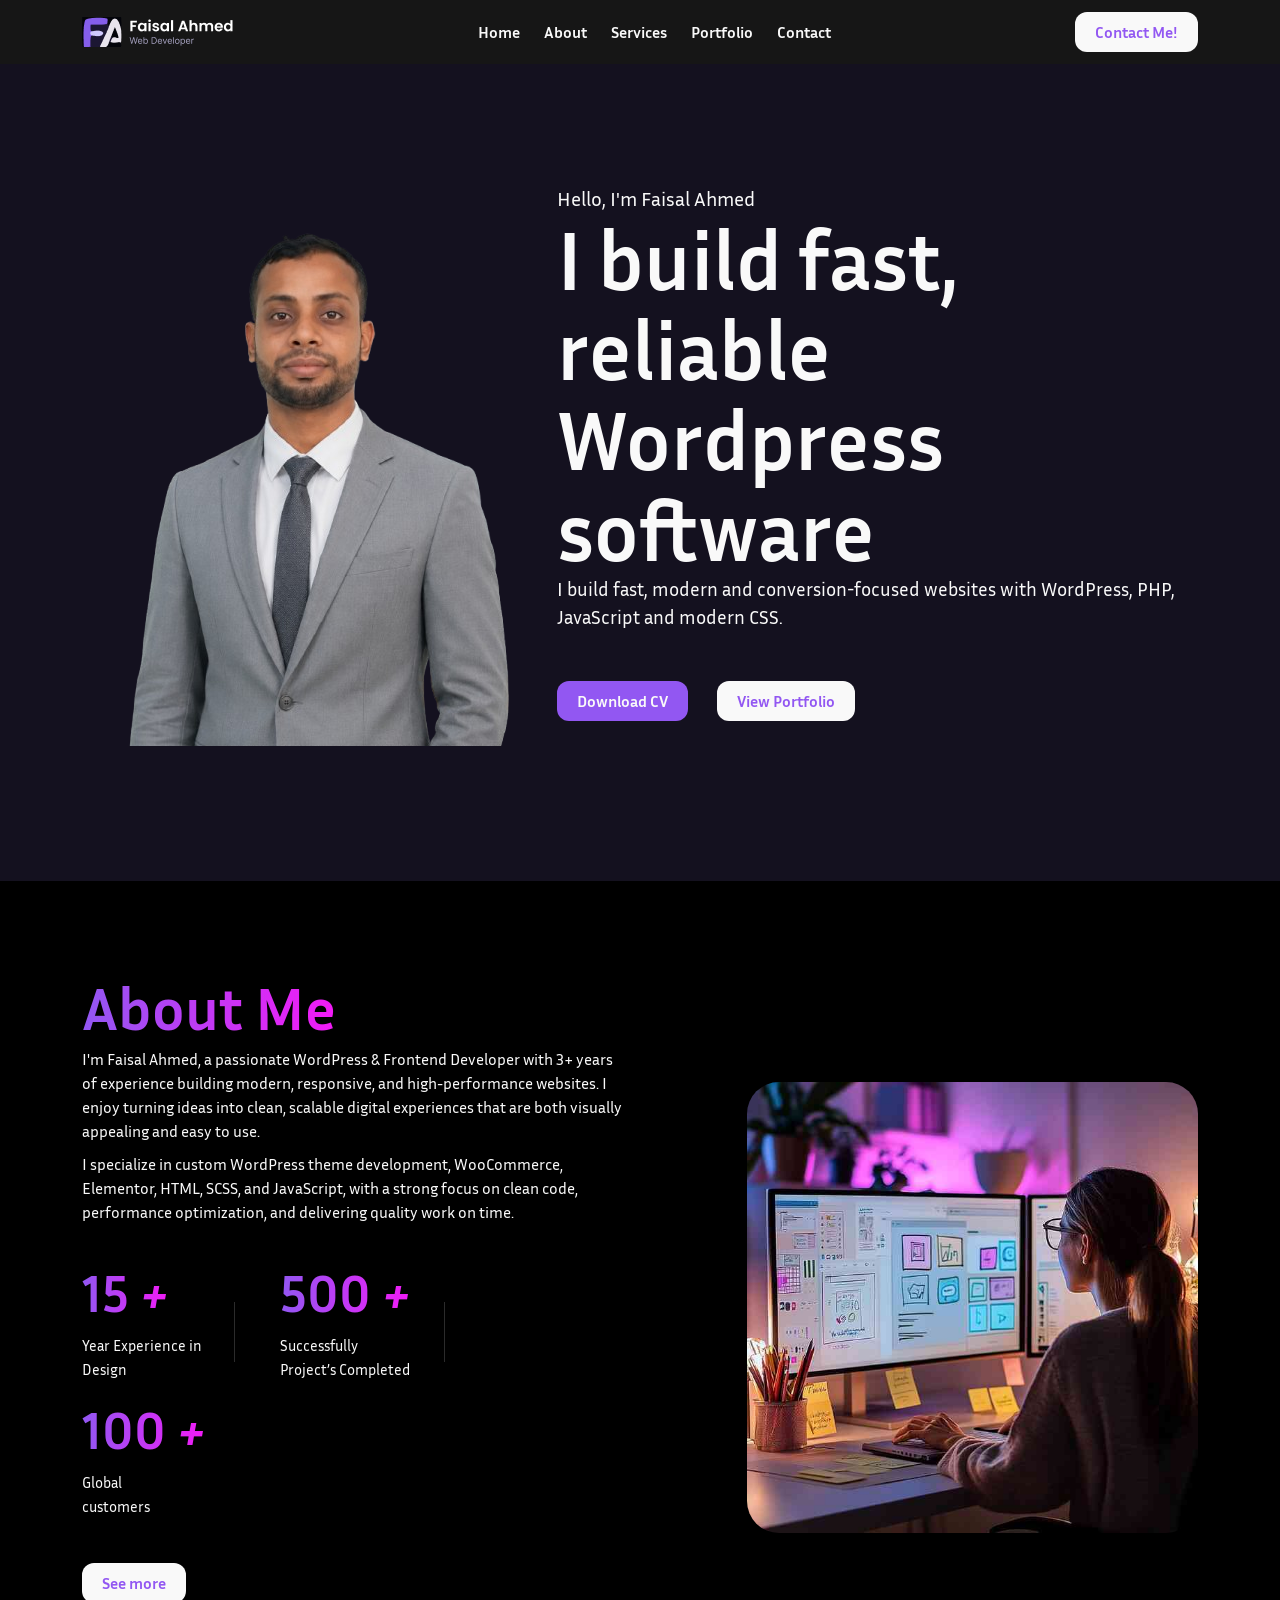
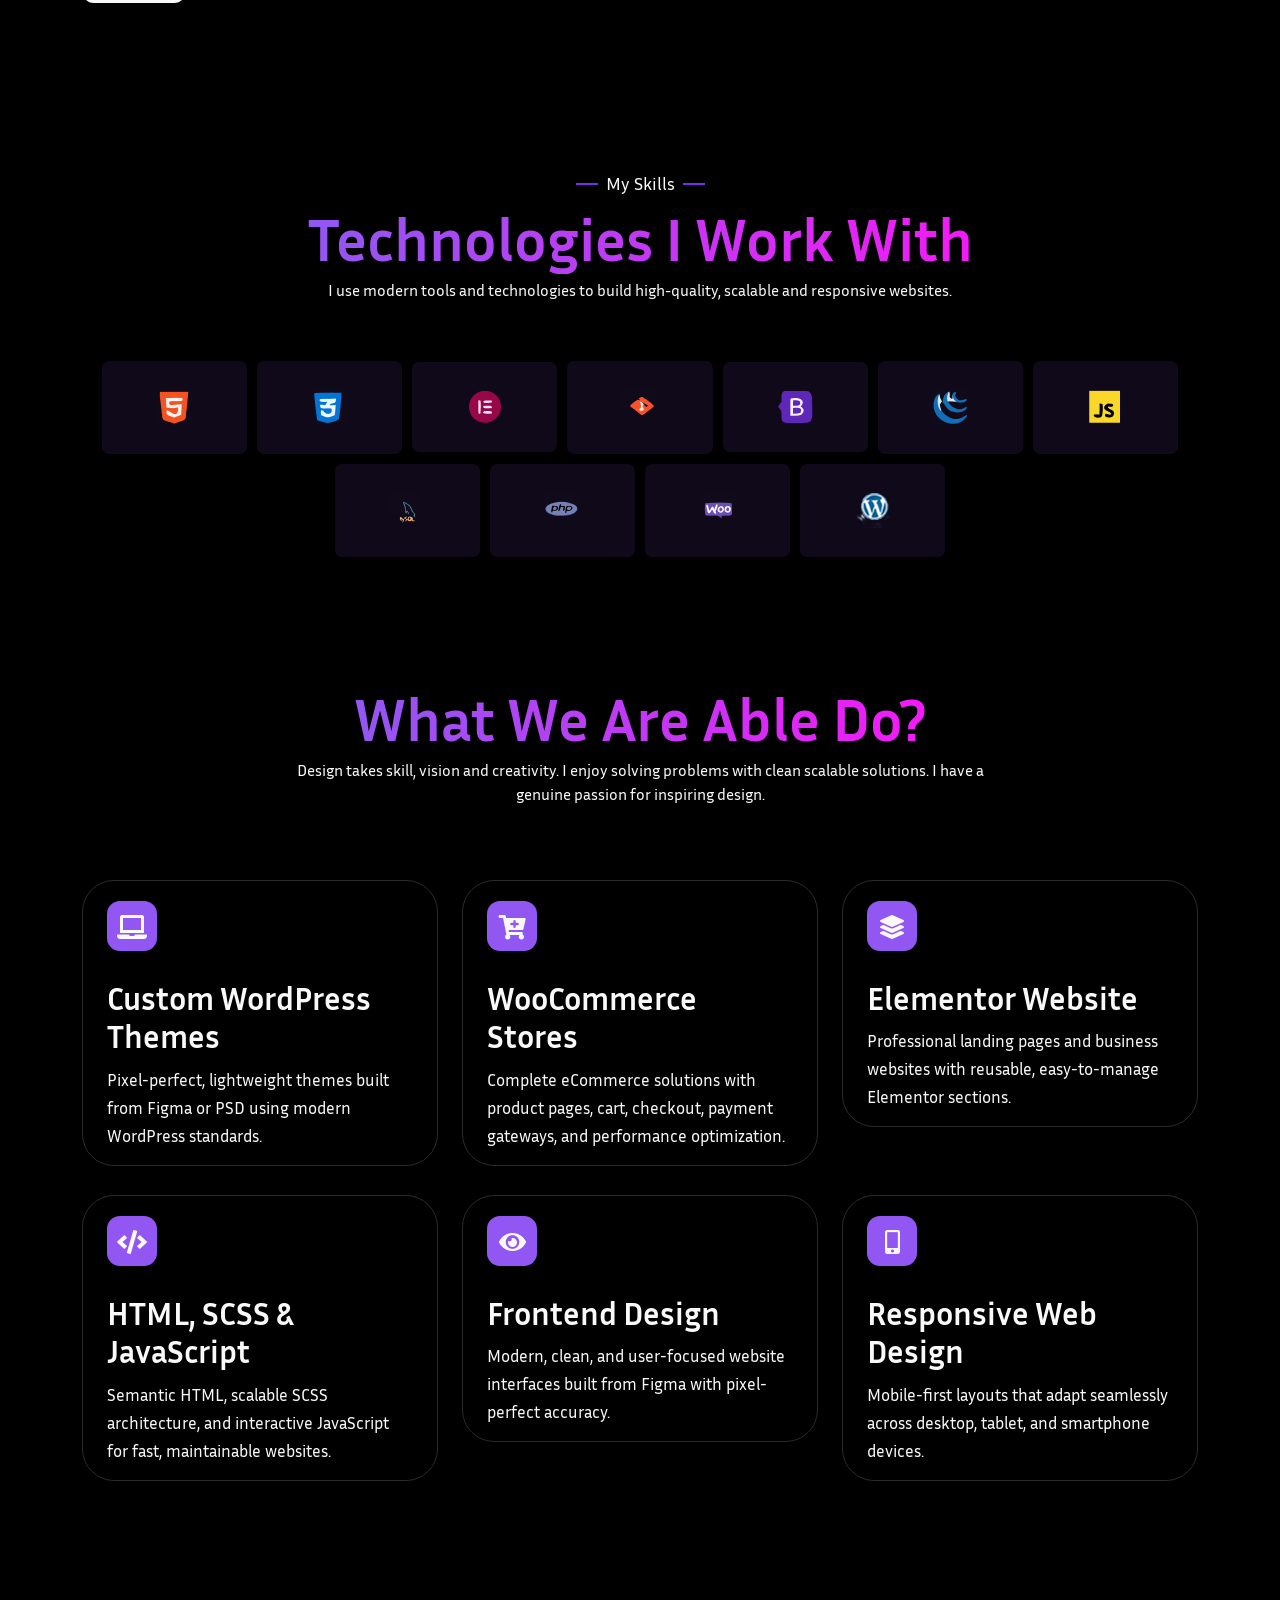
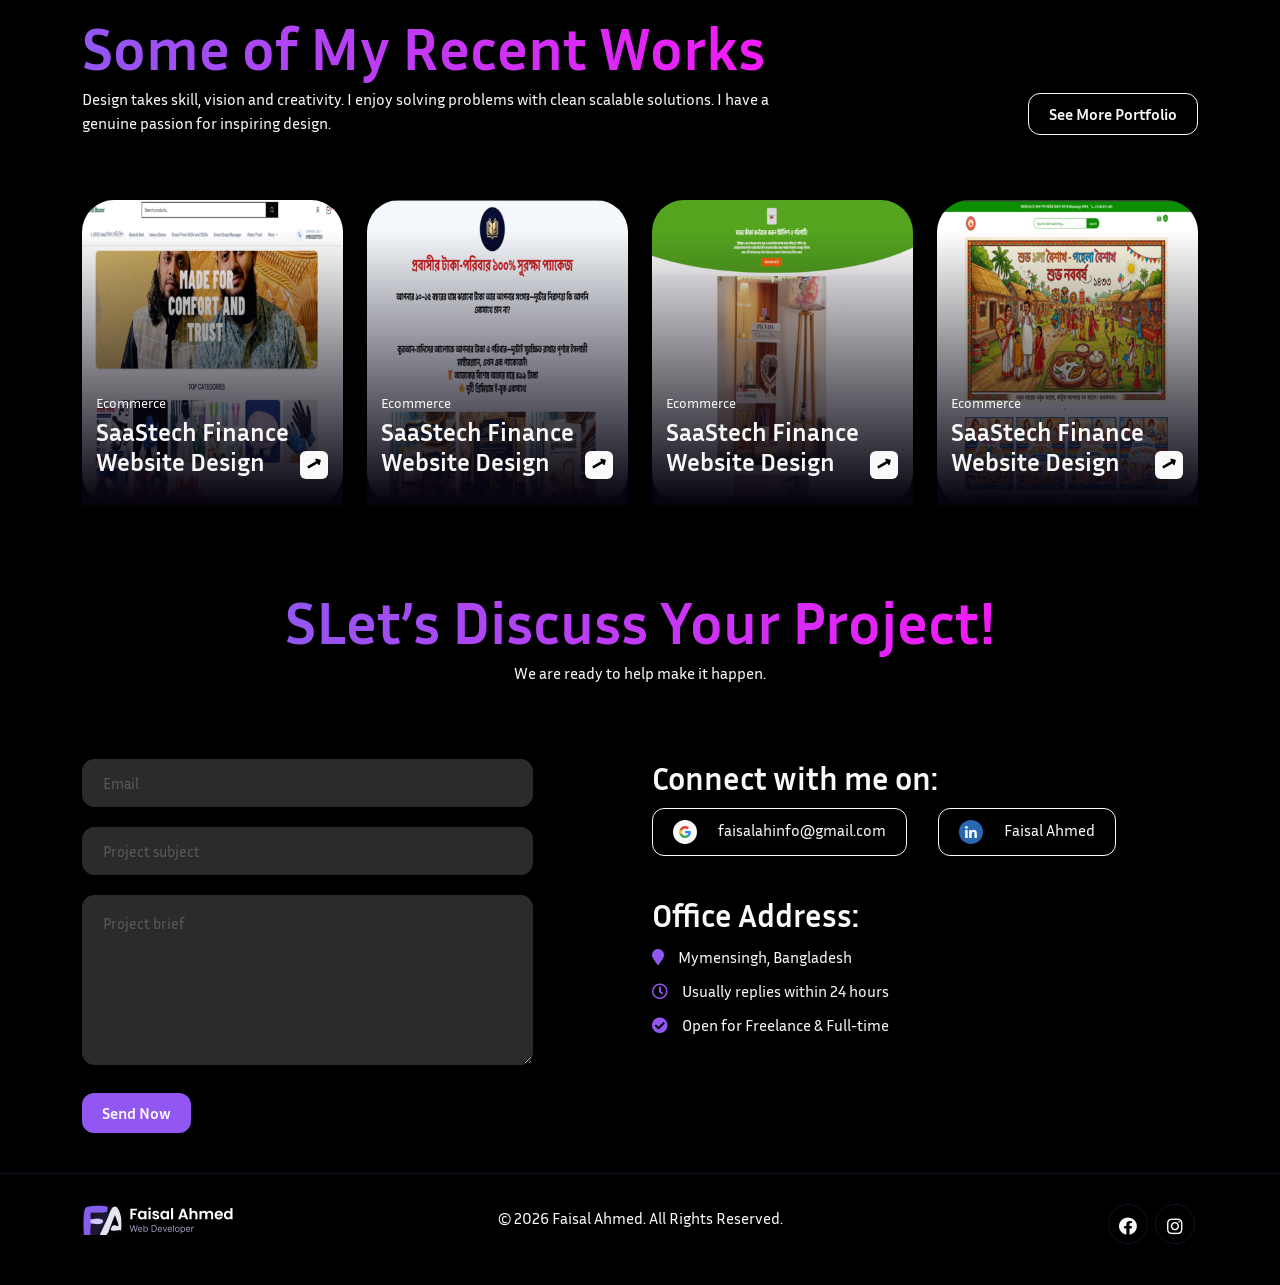
<file: index.html>
<!DOCTYPE html>
<html lang="en">

    <head>
        <meta charset="UTF-8">
        <meta name="viewport" content="width=device-width, initial-scale=1.0">
        <title>Faisal Ahmed</title>
        <link rel="stylesheet" href="assets/css/all.min.css">
        <link rel="stylesheet" href="assets/css/bootstrap.min.css">
        <link rel="stylesheet" href="assets/css/swiper-bundle.min.css">
        <link rel="stylesheet" href="assets/css/animate.min.css">
        <link rel="stylesheet" href="assets/css/style.css">
    </head>

    <body>
        <header class="wxheader-area">
            <div class="container">
                <div class="wxheader-wrapper d-flex align-items-center justify-content-between">
                    <div class="wxheader-logo navbar-brand">
                        <a href="#"><img src="./assets/img/logo/Container.png" alt="Logo"></a>
                    </div>
                    <nav class="wxheader-nav d-none d-xl-block">
                        <ul>
                            <li><a href="index.html">Home</a> </li>
                            <li><a href="#about">About</a></li>
                            <li><a href="#services">Services</a> </li>
                            <li><a href="#portfolio">Portfolio</a> </li>
                            <li><a href="#contact">Contact</a></li>
                        </ul>
                    </nav>
                    <div class="wxheader-btn d-flex align-items-center">
                        <a href="#contact" class="wx-btn header__btn br-12 d-md-block d-none">Contact Me!</a>
                        <button class="wxheader-toggle d-xl-none">
                            <i class="fas fa-bars"></i>
                        </button>
                    </div>
                </div>
            </div>
        </header>
        <!-- offcanvas menu start -->
        <div class="wxoffcanvas-menu">
            <div class="wxoffcanvas-wrapper">
                <div class="wxoffcanvas-header d-flex justify-content-between mb-40">
                    <div class="wxoffcanvas-logo">
                        <a href="#">
                            <img src="./assets/img/logo/faisal-black.png" alt="">
                        </a>
                    </div>
                    <div class="wxoffcanvas-close">
                        <button class="wxoffcanvas-close__button">
                            <i class="fas fa-times"></i>
                        </button>
                    </div>
                </div>
                <div class="wxoffcanvas-menu mb-45">
                    <nav> </nav>
                </div>
                <div class="wxoffcanvas-office mt-30">
                    <h4 class="wxcontact-box__title wxcontact-box__title-black mb-15">Office Address:</h4>
                    <div class="wxcontact-office-item wxoffcanvas-office-item d-flex">
                        <i class="fas fa-map-marker"></i>
                        <p>Mymensingh, Bangladesh</p>
                    </div>
                    <div class="wxcontact-office-item wxoffcanvas-office-item d-flex">
                        <i class="far fa-clock"></i>
                        <p>Usually replies within 24 hours</p>
                    </div>
                    <div class="wxcontact-office-item wxoffcanvas-office-item d-flex">
                        <i class="fas fa-check-circle"></i>
                        <p>Open for Freelance &amp; Full-time</p>
                    </div>
                </div>
                <div class="wxoffcanvas-social">
                    <a href="https://wa.me/chatwithfaisalahmed"><i class="fab fa-whatsapp"></i></a>
                    <a href="https://www.facebook.com/faisalahmed38"><i class="fab fa-facebook"></i></a>
                    <a href="https://www.instagram.com/faisal_ahmed60"><i class="fab fa-instagram"></i></a>
                </div>
            </div>
            <div class="wxoffcanvas-overly"></div>
        </div>
        <!-- offcanvas menu end -->
        <!-- hero start -->
        <section class="wxhero-area p-relative">
            <div class="container">
                <div class="row align-items-center">
                    <div class="col-md-5 col-xl-5">
                        <div class="wxhero-img mb-30 wow wx-fade-up" data-wow-delay="0.7s">
                            <img src="./assets/img/hero/faisal-ahmed.png" alt="faisal ahmed">
                        </div>
                    </div>
                    <div class="col-md-7 col-xl-7">
                        <div class="wxhero-content mb-30 wow wx-fade-up" data-wow-delay="0.5s">
                            <div class="wxhero-top mb-50">
                                <span class="wxhero-subtitle">Hello, I'm Faisal Ahmed</span>
                                <h1 class="wxhero-title">I build fast, reliable Wordpress software</h1>
                                <p>I build fast, modern and conversion-focused websites with
                                    WordPress, PHP, JavaScript and modern CSS.</p>
                            </div>
                            <div class="wxhero-button">
                                <a href="https://drive.google.com/file/d/1DEEMzi0B49l9AQ2lhwGUhP1RDGOwFjMw/view?usp=sharing"
                                    class="wx-btn wxhero-btn wx-btn-purple br-12 mb-10" download>Download CV</a>
                                <a href="portfolio.html" class="wx-btn wxhero-btn br-12 mb-10">View Portfolio</a>
                            </div>
                        </div>
                    </div>
                </div>
            </div>
        </section>
        <!-- hero end -->
        <!-- about start -->
        <section id="about" class="wxabout-area pt-90 pb-40 bg-black">
            <div class="container">
                <div class="row align-items-center">
                    <div class="col-12 col-xl-6">
                        <div class="wx-section-info wow wx-fade-left" data-wow-delay="0.2s">
                            <h2 class="wx-section-title">About Me</h2>
                            <p>I'm Faisal Ahmed, a passionate WordPress & Frontend Developer with 3+ years of experience
                                building modern, responsive, and high-performance websites. I enjoy turning ideas into
                                clean, scalable digital experiences that are both visually appealing and easy to use.
                            </p>
                            <p>
                                I specialize in custom WordPress theme development, WooCommerce, Elementor, HTML, SCSS,
                                and JavaScript, with a strong focus on clean code, performance optimization, and
                                delivering quality work on time.</p>
                        </div>
                        <div class="wxabout-fact-box mt-55 d-flex flex-wrap wow wx-fade-left" data-wow-delay="0.3s">
                            <div class="wxabout-fact-item p-relative mb-20 mr-45">
                                <span class="wxabout-fact__number">
                                    15 <em>+</em>
                                </span>
                                <p>Year Experience in <br> Design</p>
                            </div>
                            <div class="wxabout-fact-item p-relative mb-20  mr-45">
                                <span class="wxabout-fact__number">
                                    500 <em>+</em>
                                </span>
                                <p>Successfully <br> Project’s Completed</p>
                            </div>
                            <div class="wxabout-fact-item p-relative mb-20 ">
                                <span class="wxabout-fact__number">
                                    100 <em>+</em>
                                </span>
                                <p>Global <br> customers</p>
                            </div>
                        </div>
                        <div class="wxabout-btn mt-10 mb-30 wow wx-fade-left" data-wow-delay="0.4s">
                            <a href="#" class="wx-btn wxhero-btn br-12 mb-10">See more</a>
                        </div>
                    </div>
                    <div class="col-12 col-xl-5 offset-xl-1">
                        <div class="wxabout-img wow wx-fade-right" data-wow-delay="0.2s">
                            <img src="./assets/img/image/about.jpg" alt="">
                        </div>
                    </div>
                </div>
            </div>
        </section>
        <!-- about end -->
        <!-- skill area start -->
        <section class="wxskills-area bg-black pt-90 pb-90">
            <div class="container">
                <div class="row">
                    <div class="wx-section-info text-center">
                        <span
                            class="wx-section-subtitle d-flex justify-content-center align-items-center gap-2"><i></i>My
                            Skills <i></i></span>
                        <h2 class="wx-section-title">Technologies I Work With</h2>
                        <p>I use modern tools and technologies to build high-quality, scalable and responsive websites.
                        </p>
                    </div>
                </div>
                <div class="skills-wrapper mt-50">
                    <div class="skills-wrapper-box">
                        <img src="assets/img/skills/html.png" alt="">
                    </div>
                    <div class="skills-wrapper-box">
                        <img src="assets/img/skills/css.png" alt="">
                    </div>
                    <div class="skills-wrapper-box">
                        <img src="assets/img/skills/elementor.png" alt="">
                    </div>
                    <div class="skills-wrapper-box">
                        <img src="assets/img/skills/git.png" alt="">
                    </div>
                    <div class="skills-wrapper-box">
                        <img src="assets/img/skills/bootstrap.png" alt="">
                    </div>
                    <div class="skills-wrapper-box">
                        <img src="assets/img/skills/jquery.png" alt="">
                    </div>
                    <div class="skills-wrapper-box">
                        <img src="assets/img/skills/js.png" alt="">
                    </div>
                    <div class="skills-wrapper-box">
                        <img src="assets/img/skills/mysql.png" alt="">
                    </div>
                    <div class="skills-wrapper-box">
                        <img src="assets/img/skills/php.png" alt="">
                    </div>
                    <div class="skills-wrapper-box">
                        <img src="assets/img/skills/woo.png" alt="">
                    </div>
                    <div class="skills-wrapper-box">
                        <img src="assets/img/skills/wp.png" alt="">
                    </div>
                </div>
            </div>
        </section>
        <!-- skill area end -->
        <!-- services section start -->
        <section id="services" class="wxservices-area bg-black pt-35 pb-50">
            <div class="container">
                <div class="row">
                    <div class="wx-section-info text-center">
                        <h2 class="wx-section-title">What We Are Able Do?</h2>
                        <p>Design takes skill, vision and creativity. I enjoy solving problems with clean scalable
                            solutions. I have a <br> genuine passion for inspiring design.</p>
                    </div>
                </div>
                <div class="row mt-65">
                    <div class="col-sm-6 col-md-6 col-xl-4">
                        <div class="wxservices-card br-32 mb-30 wow wx-fade-up" data-wow-delay="0.2s">
                            <div class="wxservices-img">
                                <i class="fas fa-laptop"></i>
                            </div>
                            <h3 class="wxservices-title">Custom WordPress Themes</h3>
                            <p>
                                Pixel-perfect, lightweight themes built from Figma or PSD using modern WordPress
                                standards.
                            </p>
                            <p></p>
                        </div>
                    </div>
                    <div class="col-sm-6 col-md-6 col-xl-4">
                        <div class="wxservices-card br-32 mb-30 wow wx-fade-up" data-wow-delay="0.3s">
                            <div class="wxservices-img">
                                <i class="fas fa-cart-plus"></i>
                            </div>
                            <h3 class="wxservices-title">WooCommerce Stores</h3>
                            <p>
                                Complete eCommerce solutions with product pages, cart, checkout, payment gateways, and
                                performance optimization.
                            </p>
                        </div>
                    </div>
                    <div class="col-sm-6 col-md-6 col-xl-4">
                        <div class="wxservices-card br-32 mb-30 wow wx-fade-up" data-wow-delay="0.4s">
                            <div class="wxservices-img">
                                <i class="fas fa-layer-group"></i>
                            </div>
                            <h3 class="wxservices-title">Elementor Website </h3>
                            <p>
                                Professional landing pages and business websites with reusable, easy-to-manage Elementor
                                sections.
                            </p>
                        </div>
                    </div>
                    <div class="col-sm-6 col-md-6 col-xl-4">
                        <div class="wxservices-card br-32 mb-30 wow wx-fade-up" data-wow-delay="0.5s">
                            <div class="wxservices-img">
                                <i class="fas fa-code"></i>
                            </div>
                            <h3 class="wxservices-title">HTML, SCSS & JavaScript</h3>
                            <p>
                                Semantic HTML, scalable SCSS architecture, and interactive JavaScript for fast,
                                maintainable websites.
                            </p>
                        </div>
                    </div>
                    <div class="col-sm-6 col-md-6 col-xl-4">
                        <div class="wxservices-card br-32 mb-30 wow wx-fade-up" data-wow-delay="0.6s">
                            <div class="wxservices-img">
                                <i class="fas fa-eye"></i>
                            </div>
                            <h3 class="wxservices-title">Frontend Design</h3>
                            <p>
                                Modern, clean, and user-focused website interfaces built from Figma with pixel-perfect
                                accuracy.
                            </p>
                        </div>
                    </div>
                    <div class="col-sm-6 col-md-6 col-xl-4">
                        <div class="wxservices-card br-32 mb-30 wow wx-fade-up" data-wow-delay="0.7s">
                            <div class="wxservices-img">
                                <i class="fas fa-mobile-alt"></i>
                            </div>
                            <h3 class="wxservices-title">Responsive Web Design</h3>
                            <p>
                                Mobile-first layouts that adapt seamlessly across desktop, tablet, and smartphone
                                devices.
                            </p>
                        </div>
                    </div>
                </div>
            </div>
        </section>
        <!-- services section end -->
        <!-- recent project  -->
        <section id="portfolio" class="wxproject-area bg-black pt-50 pb-40">
            <div class="container">
                <div class="row align-items-end">
                    <div class="col-md-8 col-xl-8">
                        <div class="wx-section-info mb-20">
                            <h2 class="wx-section-title">Some of My Recent Works</h2>
                            <p>Design takes skill, vision and creativity. I enjoy solving problems with clean scalable
                                solutions. I have a <br> genuine passion for inspiring design.</p>
                        </div>
                    </div>
                    <div class="col-md-4 col-xl-4">
                        <div class="wxproject-btn text-xl-end mb-20">
                            <a href="portfolio.html" class="wx-btn wx-btn-transparent br-12">See More Portfolio</a>
                        </div>
                    </div>
                </div>
                <div class="row mt-45">
                    <div class="col-md-6 col-xl-3">
                        <div class="wxproject-card br-32 p-relative">
                            <div class="wxproject-img p-relative">
                                <img src="./assets/img/project/p-1.png" alt="">
                            </div>
                            <div class="wxproject-content p-absolute">
                                <span>Ecommerce</span>
                                <h3 class="wxproject-title">SaaStech Finance Website Design</h3>
                            </div>
                            <div class="wxproject-icon p-absolute">
                                <a href="https://dbbazar.com/">
                                    <i class="fas fa-long-arrow-alt-right"></i>
                                </a>
                            </div>
                        </div>
                    </div>
                    <div class="col-md-6 col-xl-3">
                        <div class="wxproject-card br-32 p-relative">
                            <div class="wxproject-img p-relative">
                                <img src="./assets/img/project/p-2.png" alt="">
                            </div>
                            <div class="wxproject-content p-absolute">
                                <span>Ecommerce</span>
                                <h3 class="wxproject-title">SaaStech Finance Website Design</h3>
                            </div>
                            <div class="wxproject-icon p-absolute">
                                <a href="https://abrarpublishing.com/">
                                    <i class="fas fa-long-arrow-alt-right"></i>
                                </a>
                            </div>
                        </div>
                    </div>
                    <div class="col-md-6 col-xl-3">
                        <div class="wxproject-card br-32 p-relative">
                            <div class="wxproject-img p-relative">
                                <img src="./assets/img/project/p-3.png" alt="">
                            </div>
                            <div class="wxproject-content p-absolute">
                                <span>Ecommerce</span>
                                <h3 class="wxproject-title">SaaStech Finance Website Design</h3>
                            </div>
                            <div class="wxproject-icon p-absolute">
                                <a href="https://wooddecorbd.com/">
                                    <i class="fas fa-long-arrow-alt-right"></i>
                                </a>
                            </div>
                        </div>
                    </div>
                    <div class="col-md-6 col-xl-3">
                        <div class="wxproject-card br-32 p-relative">
                            <div class="wxproject-img p-relative">
                                <img src="./assets/img/project/p-4.png" alt="">
                            </div>
                            <div class="wxproject-content p-absolute">
                                <span>Ecommerce</span>
                                <h3 class="wxproject-title">SaaStech Finance Website Design</h3>
                            </div>
                            <div class="wxproject-icon p-absolute">
                                <a href="https://borshazone.com/">
                                    <i class="fas fa-long-arrow-alt-right"></i>
                                </a>
                            </div>
                        </div>
                    </div>
                </div>
            </div>
        </section>
        <!-- recent project  -->
        <!-- contact form start -->
        <section id="contact" class="wxcontact-area bg-black pt-40 pb-40">
            <div class="container">
                <div class="row">
                    <div class="wx-section-info text-center">
                        <h2 class="wx-section-title">SLet’s Discuss Your Project!</h2>
                        <p>We are ready to help make it happen.</p>
                    </div>
                </div>
                <div class="row mt-65">
                    <div class="col-md-6 col-xl-5">
                        <div class="wxcontact-from">
                            <form action="#">
                                <input type="email" class="wxform-input mb-20" placeholder="Email">
                                <input type="text" class="wxform-input mb-20" placeholder="Project subject">
                                <textarea class="wxform-msg" placeholder="Project brief"></textarea>
                                <div class="wxpform-btn mt-20">
                                    <button class="wx-btn wxhero-btn wx-btn-purple br-12">Send Now</button>
                                </div>
                            </form>
                        </div>
                    </div>
                    <div class="col-md-6 col-xl-6 offset-xl-1">
                        <div class="wxcontact-box">
                            <div class="wxcontact-box__info">
                                <h3 class="wxcontact-box__title d-block mb-10">Connect with me on:</h3>
                                <a href="mailto:faisalahinfo@gmail.com">
                                    <svg width="24" height="24" viewBox="0 0 24 24" fill="none"
                                        xmlns="http://www.w3.org/2000/svg">
                                        <path
                                            d="M24 12C24 5.37258 18.6274 0 12 0C5.37258 0 0 5.37258 0 12C0 18.6274 5.37258 24 12 24C18.6274 24 24 18.6274 24 12Z"
                                            fill="#F9F9F9" />
                                        <path fill-rule="evenodd" clip-rule="evenodd"
                                            d="M17.8724 12.1365C17.8724 11.711 17.8343 11.3019 17.7633 10.9092H12.1124V13.2301H15.3415C15.2024 13.9801 14.7797 14.6156 14.1442 15.041V16.5465H16.0833C17.2179 15.5019 17.8724 13.9637 17.8724 12.1365Z"
                                            fill="#4285F4" />
                                        <path fill-rule="evenodd" clip-rule="evenodd"
                                            d="M12.1122 18.0001C13.7322 18.0001 15.0904 17.4629 16.0831 16.5465L14.144 15.041C13.6067 15.4011 12.9195 15.6138 12.1122 15.6138C10.5495 15.6138 9.22673 14.5583 8.75492 13.1401H6.75037V14.6947C7.73764 16.6556 9.76674 18.0001 12.1122 18.0001Z"
                                            fill="#34A853" />
                                        <path fill-rule="evenodd" clip-rule="evenodd"
                                            d="M8.75516 13.1402C8.63516 12.7802 8.56698 12.3957 8.56698 12.0002C8.56698 11.6048 8.63516 11.2202 8.75516 10.8602V9.30566H6.75061C6.34425 10.1157 6.11243 11.032 6.11243 12.0002C6.11243 12.9684 6.34425 13.8848 6.75061 14.6948L8.75516 13.1402Z"
                                            fill="#FBBC05" />
                                        <path fill-rule="evenodd" clip-rule="evenodd"
                                            d="M12.1122 8.38637C12.9931 8.38637 13.784 8.6891 14.4058 9.28364L16.1267 7.56273C15.0877 6.59455 13.7295 6 12.1122 6C9.76674 6 7.73764 7.34455 6.75037 9.30546L8.75492 10.86C9.22673 9.44183 10.5495 8.38637 12.1122 8.38637Z"
                                            fill="#EA4335" />
                                    </svg>
                                    faisalahinfo@gmail.com</a>
                                <a href="#" target="_blank">
                                    <svg width="24" height="24" viewBox="0 0 24 24" fill="none"
                                        xmlns="http://www.w3.org/2000/svg">
                                        <path
                                            d="M0 12C0 18.6274 5.37258 24 12 24C18.6274 24 24 18.6274 24 12C24 5.37258 18.6274 0 12 0C5.37258 0 0 5.37258 0 12Z"
                                            fill="#2867B2" />
                                        <path
                                            d="M8.7 18H6.15V9.975H8.7V18ZM7.425 8.85C6.6 8.85 6 8.25 6 7.425C6 6.6 6.675 6 7.425 6C8.25 6 8.85 6.6 8.85 7.425C8.85 8.25 8.25 8.85 7.425 8.85ZM18 18H15.45V13.65C15.45 12.375 14.925 12 14.175 12C13.425 12 12.675 12.6 12.675 13.725V18H10.125V9.975H12.525V11.1C12.75 10.575 13.65 9.75 14.925 9.75C16.35 9.75 17.85 10.575 17.85 13.05V18H18Z"
                                            fill="#F9F9F9" />
                                    </svg>
                                    Faisal Ahmed</a>
                            </div>
                            <div class="wxcontact-office mt-30">
                                <h4 class="wxcontact-box__title mb-15">Office Address:</h4>
                                <div class="wxcontact-office-item d-flex">
                                    <i class="fas fa-map-marker"></i>
                                    <p>Mymensingh, Bangladesh</p>
                                </div>
                                <div class="wxcontact-office-item d-flex">
                                    <i class="far fa-clock"></i>
                                    <p>Usually replies within 24 hours</p>
                                </div>
                                <div class="wxcontact-office-item d-flex">
                                    <i class="fas fa-check-circle"></i>
                                    <p>Open for Freelance & Full-time</p>
                                </div>
                            </div>
                        </div>
                    </div>
                </div>
            </div>
        </section>
        <!-- contact form end -->

        <footer class="wxfooter-area bg-black pt-30 pb-30">
            <div class="container">
                <div class="row">
                    <div class="col-md-3 col-xl-3">
                        <div class="wxheader-logo mb-20">
                            <a href="index.html"><img src="./assets/img/logo/Container.png" alt="Logo"></a>
                        </div>
                    </div>
                    <div class="col-md-6 col-xl-6">
                        <div class="wxfooter-copyright text-md-center mb-20">
                            <p>© <span id="currentYear"></span> Faisal Ahmed. All Rights Reserved.</p>
                        </div>
                    </div>
                    <div class="col-md-3 col-xl-3">
                        <div class="wxfooter-socials text-md-end">
                            <a href="https://www.facebook.com/faisalahmed38"><i class="fab fa-facebook"></i></a>
                            <a href="https://www.instagram.com/faisal_ahmed60"><i class="fab fa-instagram"></i></a>
                        </div>
                    </div>
                </div>
            </div>
        </footer>

        <script src="assets/js/jquery.min.js"></script>
        <script src="assets/js/bootstrap.bundle.js"></script>
        <script src="./assets/js/wow.min.js"></script>

        <script src="assets/js/main.js"></script>


    </body>

</html>
</file>
<file: assets/css/style.css>
@charset "UTF-8";
@import url("https://fonts.googleapis.com/css2?family=Inria+Sans:ital,wght@0,300;0,400;0,700;1,300;1,400;1,700&display=swap");
:root {
  --color-primary: #9257f2;
  --color-primary-dark: #752aef;
  --color-primary-light: #c2a0f8;
  --color-accent: #f31af7;
  --wx-black-color: #161616;
  --wx-gray-color: #2b2b2b;
  --wx-gray-black-color: #8c8c8c;
  --wx-white-color: #f9f9f9;
}

.pt-10 {
  padding-top: 10px;
}

.pb-10 {
  padding-bottom: 10px;
}

.pl-10 {
  padding-left: 10px;
}

.pr-10 {
  padding-right: 10px;
}

.mt-10 {
  margin-top: 10px;
}

.mb-10 {
  margin-bottom: 10px;
}

.ml-10 {
  margin-left: 10px;
}

.mr-10 {
  margin-right: 10px;
}

.pt-15 {
  padding-top: 15px;
}

.pb-15 {
  padding-bottom: 15px;
}

.pl-15 {
  padding-left: 15px;
}

.pr-15 {
  padding-right: 15px;
}

.mt-15 {
  margin-top: 15px;
}

.mb-15 {
  margin-bottom: 15px;
}

.ml-15 {
  margin-left: 15px;
}

.mr-15 {
  margin-right: 15px;
}

.pt-20 {
  padding-top: 20px;
}

.pb-20 {
  padding-bottom: 20px;
}

.pl-20 {
  padding-left: 20px;
}

.pr-20 {
  padding-right: 20px;
}

.mt-20 {
  margin-top: 20px;
}

.mb-20 {
  margin-bottom: 20px;
}

.ml-20 {
  margin-left: 20px;
}

.mr-20 {
  margin-right: 20px;
}

.pt-25 {
  padding-top: 25px;
}

.pb-25 {
  padding-bottom: 25px;
}

.pl-25 {
  padding-left: 25px;
}

.pr-25 {
  padding-right: 25px;
}

.mt-25 {
  margin-top: 25px;
}

.mb-25 {
  margin-bottom: 25px;
}

.ml-25 {
  margin-left: 25px;
}

.mr-25 {
  margin-right: 25px;
}

.pt-30 {
  padding-top: 30px;
}

.pb-30 {
  padding-bottom: 30px;
}

.pl-30 {
  padding-left: 30px;
}

.pr-30 {
  padding-right: 30px;
}

.mt-30 {
  margin-top: 30px;
}

.mb-30 {
  margin-bottom: 30px;
}

.ml-30 {
  margin-left: 30px;
}

.mr-30 {
  margin-right: 30px;
}

.pt-35 {
  padding-top: 35px;
}

.pb-35 {
  padding-bottom: 35px;
}

.pl-35 {
  padding-left: 35px;
}

.pr-35 {
  padding-right: 35px;
}

.mt-35 {
  margin-top: 35px;
}

.mb-35 {
  margin-bottom: 35px;
}

.ml-35 {
  margin-left: 35px;
}

.mr-35 {
  margin-right: 35px;
}

.pt-40 {
  padding-top: 40px;
}

.pb-40 {
  padding-bottom: 40px;
}

.pl-40 {
  padding-left: 40px;
}

.pr-40 {
  padding-right: 40px;
}

.mt-40 {
  margin-top: 40px;
}

.mb-40 {
  margin-bottom: 40px;
}

.ml-40 {
  margin-left: 40px;
}

.mr-40 {
  margin-right: 40px;
}

.pt-45 {
  padding-top: 45px;
}

.pb-45 {
  padding-bottom: 45px;
}

.pl-45 {
  padding-left: 45px;
}

.pr-45 {
  padding-right: 45px;
}

.mt-45 {
  margin-top: 45px;
}

.mb-45 {
  margin-bottom: 45px;
}

.ml-45 {
  margin-left: 45px;
}

.mr-45 {
  margin-right: 45px;
}

.pt-50 {
  padding-top: 50px;
}

.pb-50 {
  padding-bottom: 50px;
}

.pl-50 {
  padding-left: 50px;
}

.pr-50 {
  padding-right: 50px;
}

.mt-50 {
  margin-top: 50px;
}

.mb-50 {
  margin-bottom: 50px;
}

.ml-50 {
  margin-left: 50px;
}

.mr-50 {
  margin-right: 50px;
}

.pt-55 {
  padding-top: 55px;
}

.pb-55 {
  padding-bottom: 55px;
}

.pl-55 {
  padding-left: 55px;
}

.pr-55 {
  padding-right: 55px;
}

.mt-55 {
  margin-top: 55px;
}

.mb-55 {
  margin-bottom: 55px;
}

.ml-55 {
  margin-left: 55px;
}

.mr-55 {
  margin-right: 55px;
}

.pt-60 {
  padding-top: 60px;
}

.pb-60 {
  padding-bottom: 60px;
}

.pl-60 {
  padding-left: 60px;
}

.pr-60 {
  padding-right: 60px;
}

.mt-60 {
  margin-top: 60px;
}

.mb-60 {
  margin-bottom: 60px;
}

.ml-60 {
  margin-left: 60px;
}

.mr-60 {
  margin-right: 60px;
}

.pt-65 {
  padding-top: 65px;
}

.pb-65 {
  padding-bottom: 65px;
}

.pl-65 {
  padding-left: 65px;
}

.pr-65 {
  padding-right: 65px;
}

.mt-65 {
  margin-top: 65px;
}

.mb-65 {
  margin-bottom: 65px;
}

.ml-65 {
  margin-left: 65px;
}

.mr-65 {
  margin-right: 65px;
}

.pt-70 {
  padding-top: 70px;
}

.pb-70 {
  padding-bottom: 70px;
}

.pl-70 {
  padding-left: 70px;
}

.pr-70 {
  padding-right: 70px;
}

.mt-70 {
  margin-top: 70px;
}

.mb-70 {
  margin-bottom: 70px;
}

.ml-70 {
  margin-left: 70px;
}

.mr-70 {
  margin-right: 70px;
}

.pt-75 {
  padding-top: 75px;
}

.pb-75 {
  padding-bottom: 75px;
}

.pl-75 {
  padding-left: 75px;
}

.pr-75 {
  padding-right: 75px;
}

.mt-75 {
  margin-top: 75px;
}

.mb-75 {
  margin-bottom: 75px;
}

.ml-75 {
  margin-left: 75px;
}

.mr-75 {
  margin-right: 75px;
}

.pt-80 {
  padding-top: 80px;
}

.pb-80 {
  padding-bottom: 80px;
}

.pl-80 {
  padding-left: 80px;
}

.pr-80 {
  padding-right: 80px;
}

.mt-80 {
  margin-top: 80px;
}

.mb-80 {
  margin-bottom: 80px;
}

.ml-80 {
  margin-left: 80px;
}

.mr-80 {
  margin-right: 80px;
}

.pt-85 {
  padding-top: 85px;
}

.pb-85 {
  padding-bottom: 85px;
}

.pl-85 {
  padding-left: 85px;
}

.pr-85 {
  padding-right: 85px;
}

.mt-85 {
  margin-top: 85px;
}

.mb-85 {
  margin-bottom: 85px;
}

.ml-85 {
  margin-left: 85px;
}

.mr-85 {
  margin-right: 85px;
}

.pt-90 {
  padding-top: 90px;
}

.pb-90 {
  padding-bottom: 90px;
}

.pl-90 {
  padding-left: 90px;
}

.pr-90 {
  padding-right: 90px;
}

.mt-90 {
  margin-top: 90px;
}

.mb-90 {
  margin-bottom: 90px;
}

.ml-90 {
  margin-left: 90px;
}

.mr-90 {
  margin-right: 90px;
}

.pt-95 {
  padding-top: 95px;
}

.pb-95 {
  padding-bottom: 95px;
}

.pl-95 {
  padding-left: 95px;
}

.pr-95 {
  padding-right: 95px;
}

.mt-95 {
  margin-top: 95px;
}

.mb-95 {
  margin-bottom: 95px;
}

.ml-95 {
  margin-left: 95px;
}

.mr-95 {
  margin-right: 95px;
}

.pt-100 {
  padding-top: 100px;
}

.pb-100 {
  padding-bottom: 100px;
}

.pl-100 {
  padding-left: 100px;
}

.pr-100 {
  padding-right: 100px;
}

.mt-100 {
  margin-top: 100px;
}

.mb-100 {
  margin-bottom: 100px;
}

.ml-100 {
  margin-left: 100px;
}

.mr-100 {
  margin-right: 100px;
}

.pt-105 {
  padding-top: 105px;
}

.pb-105 {
  padding-bottom: 105px;
}

.pl-105 {
  padding-left: 105px;
}

.pr-105 {
  padding-right: 105px;
}

.mt-105 {
  margin-top: 105px;
}

.mb-105 {
  margin-bottom: 105px;
}

.ml-105 {
  margin-left: 105px;
}

.mr-105 {
  margin-right: 105px;
}

.pt-110 {
  padding-top: 110px;
}

.pb-110 {
  padding-bottom: 110px;
}

.pl-110 {
  padding-left: 110px;
}

.pr-110 {
  padding-right: 110px;
}

.mt-110 {
  margin-top: 110px;
}

.mb-110 {
  margin-bottom: 110px;
}

.ml-110 {
  margin-left: 110px;
}

.mr-110 {
  margin-right: 110px;
}

.pt-115 {
  padding-top: 115px;
}

.pb-115 {
  padding-bottom: 115px;
}

.pl-115 {
  padding-left: 115px;
}

.pr-115 {
  padding-right: 115px;
}

.mt-115 {
  margin-top: 115px;
}

.mb-115 {
  margin-bottom: 115px;
}

.ml-115 {
  margin-left: 115px;
}

.mr-115 {
  margin-right: 115px;
}

.pt-120 {
  padding-top: 120px;
}

.pb-120 {
  padding-bottom: 120px;
}

.pl-120 {
  padding-left: 120px;
}

.pr-120 {
  padding-right: 120px;
}

.mt-120 {
  margin-top: 120px;
}

.mb-120 {
  margin-bottom: 120px;
}

.ml-120 {
  margin-left: 120px;
}

.mr-120 {
  margin-right: 120px;
}

.pt-125 {
  padding-top: 125px;
}

.pb-125 {
  padding-bottom: 125px;
}

.pl-125 {
  padding-left: 125px;
}

.pr-125 {
  padding-right: 125px;
}

.mt-125 {
  margin-top: 125px;
}

.mb-125 {
  margin-bottom: 125px;
}

.ml-125 {
  margin-left: 125px;
}

.mr-125 {
  margin-right: 125px;
}

.pt-130 {
  padding-top: 130px;
}

.pb-130 {
  padding-bottom: 130px;
}

.pl-130 {
  padding-left: 130px;
}

.pr-130 {
  padding-right: 130px;
}

.mt-130 {
  margin-top: 130px;
}

.mb-130 {
  margin-bottom: 130px;
}

.ml-130 {
  margin-left: 130px;
}

.mr-130 {
  margin-right: 130px;
}

:root {
  --wx-font-heading: "Inria Sans", sans-serif;
  --wx-font-body: "Inria Sans", sans-serif;
}

* {
  margin: 0;
  padding: 0;
  box-sizing: border-box;
}

/*---------------------------------
	typography css start 
---------------------------------*/
body {
  font-family: var(--wx-font-body);
  font-size: 17px;
  font-weight: normal;
  color: var(--wx-body-color);
  line-height: 28px;
}

a {
  text-decoration: none;
}

h1,
h2,
h3,
h4,
h5,
h6 {
  font-family: var(--wx-font-heading);
  color: var(--wx-heading-color);
  margin: 0px;
  font-weight: 700;
  line-height: 1.2;
}

ul {
  margin: 0px;
  padding: 0px;
}

p {
  font-family: var(--wx-font-body);
  font-size: 17px;
  font-weight: 400;
  color: var(--wx-body-color);
  margin-bottom: 15px;
  line-height: 28px;
}

a,
button,
p,
input,
select,
textarea,
li,
.transition-3 {
  -webkit-transition: 0.3s;
  -o-transition: 0.3s;
  transition: 0.3s;
}

a:not([href]):not([class]),
a:not([href]):not([class]):hover {
  color: inherit;
  text-decoration: none;
}

a:focus,
.button:focus {
  text-decoration: none;
  outline: none;
}

a:focus,
a:hover {
  color: inherit;
  text-decoration: none;
}

a,
button {
  color: inherit;
  outline: none;
  border: none;
  background: transparent;
}

button:hover {
  cursor: pointer;
}

button:focus {
  outline: 0;
}

.uppercase {
  text-transform: uppercase;
}

.capitalize {
  text-transform: capitalize;
}

input[type=text],
input[type=email],
input[type=tel],
input[type=number],
input[type=password],
input[type=url],
textarea {
  outline: none;
  background-color: #2B2B2B;
  width: 100%;
  line-height: 1px;
  font-size: 16px;
  color: var(--wx-white-color);
  font-weight: 400;
  border: 1px solid #2B2B2B;
  padding: 13px 20px;
  border-radius: 12px;
}
input[type=text]::-webkit-input-placeholder,
input[type=email]::-webkit-input-placeholder,
input[type=tel]::-webkit-input-placeholder,
input[type=number]::-webkit-input-placeholder,
input[type=password]::-webkit-input-placeholder,
input[type=url]::-webkit-input-placeholder,
textarea::-webkit-input-placeholder {
  color: #57595C;
}
input[type=text]:-moz-placeholder,
input[type=email]:-moz-placeholder,
input[type=tel]:-moz-placeholder,
input[type=number]:-moz-placeholder,
input[type=password]:-moz-placeholder,
input[type=url]:-moz-placeholder,
textarea:-moz-placeholder {
  color: #57595C;
}
input[type=text]::-moz-placeholder,
input[type=email]::-moz-placeholder,
input[type=tel]::-moz-placeholder,
input[type=number]::-moz-placeholder,
input[type=password]::-moz-placeholder,
input[type=url]::-moz-placeholder,
textarea::-moz-placeholder {
  color: #57595C;
}
input[type=text]:-ms-input-placeholder,
input[type=email]:-ms-input-placeholder,
input[type=tel]:-ms-input-placeholder,
input[type=number]:-ms-input-placeholder,
input[type=password]:-ms-input-placeholder,
input[type=url]:-ms-input-placeholder,
textarea:-ms-input-placeholder {
  color: #57595C;
}
input[type=text]:focus,
input[type=email]:focus,
input[type=tel]:focus,
input[type=number]:focus,
input[type=password]:focus,
input[type=url]:focus,
textarea:focus {
  border-color: var(--wx-common-black);
}
input[type=text]:focus::placeholder,
input[type=email]:focus::placeholder,
input[type=tel]:focus::placeholder,
input[type=number]:focus::placeholder,
input[type=password]:focus::placeholder,
input[type=url]:focus::placeholder,
textarea:focus::placeholder {
  opacity: 0;
}

textarea {
  line-height: 1.4;
  padding-top: 17px;
  padding-bottom: 17px;
  min-height: 170px;
}

*::-moz-selection {
  background: #333;
  color: #fff;
  text-shadow: none;
}

*::selection {
  background: #333;
  color: #fff;
  text-shadow: none;
}

*::-moz-placeholder {
  color: var(--wx-common-black);
  font-size: 15px;
  opacity: 1;
  font-weight: 500;
}

*::placeholder {
  color: var(--wx-common-black);
  font-size: 15px;
  opacity: 1;
  font-weight: 500;
}

.w-img img {
  width: 100%;
}

.m-img img {
  max-width: 100%;
}

img {
  max-width: 100%;
}

.fix {
  overflow: hidden;
}

.clear {
  clear: both;
}

.z-index-1 {
  z-index: 1;
}

.z-index-2 {
  z-index: 2;
}

.z-index-3 {
  z-index: 3;
}

.z-index-11 {
  z-index: 11;
}

.overflow-y-visible {
  overflow-x: hidden;
  overflow-y: visible;
}

.overflow-x-visible {
  overflow-x: visible;
  overflow-y: hidden;
}

.p-relative {
  position: relative;
}

.p-absolute {
  position: absolute;
}

.br-12 {
  border-radius: 12px;
}
.br-32 {
  border-radius: 32px;
}

.bg-vivid-purple {
  background: var(--color-primary);
}

.bg-black {
  background: var(--wx-black-color);
}

/* Common Animation Settings */
.wow {
  animation-duration: 1s;
  animation-fill-mode: both;
  animation-timing-function: cubic-bezier(0.16, 1, 0.3, 1);
  will-change: transform, opacity;
}

/* Bottom → Top */
@keyframes wxFadeUp {
  0% {
    opacity: 0;
    transform: translateY(70px) scale(0.98);
  }
  100% {
    opacity: 1;
    transform: translateY(0) scale(1);
  }
}
.wx-fade-up {
  animation-name: wxFadeUp;
}

/* Left → Right */
@keyframes wxFadeLeft {
  0% {
    opacity: 0;
    transform: translateX(-80px) scale(0.98);
  }
  100% {
    opacity: 1;
    transform: translateX(0) scale(1);
  }
}
.wx-fade-left {
  animation-name: wxFadeLeft;
}

/* Right → Left */
@keyframes wxFadeRight {
  0% {
    opacity: 0;
    transform: translateX(80px) scale(0.98);
  }
  100% {
    opacity: 1;
    transform: translateX(0) scale(1);
  }
}
.wx-fade-right {
  animation-name: wxFadeRight;
}

.wx-btn {
  display: inline-block;
  font-size: 16px;
  font-weight: 700;
  line-height: 1;
  text-align: center;
  color: var(--color-primary);
  background: var(--wx-white-color);
  padding: 12px 20px;
  -webkit-transition: 0.3s;
  -o-transition: 0.3s;
  transition: 0.3s;
}
.wx-btn-purple {
  background: var(--color-primary);
  color: var(--wx-white-color);
}
.wx-btn-transparent {
  background: transparent;
  border: 1px solid var(--wx-white-color);
  color: var(--wx-white-color);
}
.wx-btn:hover {
  background: var(--color-primary);
  border-color: var(--color-primary);
  color: var(--wx-white-color);
}

.wx-section-title {
  font-size: 60px;
  font-weight: 700;
  background: linear-gradient(90deg, #9257f2 0%, #f31af7 100%);
  -webkit-background-clip: text;
  background-clip: text;
  color: transparent;
  -webkit-text-fill-color: transparent;
  display: inline-block;
  margin-bottom: 4px;
}
@media (max-width: 1199.98px) {
  .wx-section-title {
    font-size: 50px;
  }
}
@media (max-width: 767.98px) {
  .wx-section-title {
    font-size: 32px;
  }
}
.wx-section-subtitle {
  color: var(--wx-white-color);
  display: block;
  font-size: 18px;
  line-height: 1.2;
  margin-bottom: 7px;
}
.wx-section-info p {
  font-size: 16px;
  line-height: 24px;
  color: var(--wx-white-color);
  margin-bottom: 9px;
  font-weight: 400;
}
@media (max-width: 1199.98px) {
  .wx-section-info p br {
    display: none;
  }
}
.wx-section-info i {
  background: var(--color-primary-dark);
  height: 2px;
  width: 22px;
  display: inline-block;
}

.wxheader-area {
  background: var(--wx-black-color);
}
.wxheader-wrapper {
  padding: 12px 0;
}
.wxheader-nav ul li {
  display: inline-block;
  color: var(--wx-white-color);
}
.wxheader-nav ul li a {
  font-size: 16px;
  font-weight: 700;
  line-height: 1;
  display: inline-block;
  padding: 12px 10px;
}
.wxheader-toggle {
  font-size: 25px;
  color: #fff;
  padding-left: 23px;
}

.wxoffcanvas-wrapper {
  position: fixed;
  height: 100%;
  width: 100%;
  top: 0;
  right: 0;
  background: white;
  width: 325px;
  content: "";
  padding: 50px 40px;
  z-index: 99;
  opacity: 0;
  visibility: hidden;
  -webkit-transition: 0.3s;
  -o-transition: 0.3s;
  transition: 0.3s;
  -webkit-transform: translateX(100%);
  -moz-transform: translateX(100%);
  -ms-transform: translateX(100%);
  -o-transform: translateX(100%);
  transform: translateX(100%);
}
.wxoffcanvas-wrapper-active {
  opacity: 1;
  visibility: visible;
  -webkit-transform: translateX(0%);
  -moz-transform: translateX(0%);
  -ms-transform: translateX(0%);
  -o-transform: translateX(0%);
  transform: translateX(0%);
}
.wxoffcanvas-close__button {
  font-size: 27px;
  color: var(--wx-black-color);
}
.wxoffcanvas-title {
  font-size: 26px;
  margin-bottom: 10px;
  color: var(--wx-black-color);
}
.wxoffcanvas-info span {
  display: block;
  margin: 3px 0;
  color: var(--wx-black-color);
  font-size: 18px;
  font-weight: 760;
}
.wxoffcanvas-info span a i {
  margin-right: 5px;
}
.wxoffcanvas-overly {
  position: absolute;
  content: "";
  top: 0;
  left: 0;
  height: 100%;
  width: 0%;
  background: rgba(0, 0, 0, 0.5);
  z-index: 88;
  opacity: 0;
  -webkit-transition: 0.2s;
  -o-transition: 0.2s;
  transition: 0.2s;
  -webkit-transform: translateX(100%);
  -moz-transform: translateX(100%);
  -ms-transform: translateX(100%);
  -o-transform: translateX(100%);
  transform: translateX(100%);
}
.wxoffcanvas-overly-active {
  opacity: 1;
  width: 100%;
  -webkit-transform: translateX(0);
  -moz-transform: translateX(0);
  -ms-transform: translateX(0);
  -o-transform: translateX(0);
  transform: translateX(0);
}
.wxoffcanvas-menu ul {
  list-style-type: none;
}
.wxoffcanvas-menu ul li:last-child a {
  border: none;
}
.wxoffcanvas-menu ul li a {
  display: block;
  padding: 7px 0;
  font-size: 16px;
  font-weight: 600;
  border-bottom: 1px solid #ddd;
}
.wxoffcanvas-social a {
  height: 40px;
  width: 40px;
  font-size: 18px;
  line-height: 32px;
  border: 1px solid rgba(146, 87, 242, 0.15);
  color: var(--wx-black-color);
  padding: 5px;
  border-radius: 50%;
  display: inline-block;
  text-align: center;
  margin-right: 3px;
}
.wxoffcanvas-office-item p {
  color: var(--wx-black-color) !important;
  font-weight: 600 !important;
}

.wxfooter-area {
  border-top: 1px solid rgba(146, 87, 242, 0.15);
}
.wxfooter-copyright p {
  color: var(--wx-white-color);
  margin: 0;
  font-size: 16px;
}
.wxfooter-socials a {
  height: 40px;
  width: 40px;
  font-size: 18px;
  line-height: 32px;
  border: 1px solid rgba(146, 87, 242, 0.15);
  color: var(--wx-white-color);
  padding: 5px;
  border-radius: 50%;
  display: inline-block;
  text-align: center;
  margin-right: 3px;
}

.wxhero-area {
  background: #14111f;
  padding: 105px 0;
}
.wxhero-subtitle {
  font-size: 20px;
  font-weight: 400;
  letter-spacing: 0;
  color: var(--wx-white-color);
}
@media (max-width: 991.98px) {
  .wxhero-subtitle {
    font-size: 16px;
  }
}
.wxhero-title {
  font-size: 82px;
  font-weight: 700;
  letter-spacing: 0;
  color: var(--wx-white-color);
  line-height: 1.1;
  margin: 0;
}
@media (max-width: 1199.98px) {
  .wxhero-title {
    font-size: 60px;
  }
}
@media (max-width: 991.98px) {
  .wxhero-title {
    font-size: 45px;
  }
}
@media (max-width: 575.98px) {
  .wxhero-title {
    font-size: 33px;
  }
}
.wxhero-top p {
  font-size: 19px;
  font-weight: 400;
  color: var(--wx-white-color);
}
@media (max-width: 991.98px) {
  .wxhero-top p {
    font-size: 15px;
  }
}
.wxhero-button a {
  margin-right: 25px;
}

.wxservices-title {
  font-size: 32px;
  font-weight: 700;
  letter-spacing: 0;
  color: var(--wx-white-color);
  margin-bottom: 10px;
  margin-top: 28px;
  -webkit-transition: 0.4s;
  -o-transition: 0.4s;
  transition: 0.4s;
}
.wxservices-title:hover {
  color: var(--color-primary);
}
.wxservices-card {
  padding: 20px 24px;
  padding-bottom: 0;
  border: 1.5px solid #2b2b2b;
  -webkit-transition: 0.4s;
  -o-transition: 0.4s;
  transition: 0.4s;
}
.wxservices-card p {
  color: var(--wx-white-color);
}
@media (max-width: 767.98px) {
  .wxservices-card {
    text-align: center;
  }
}
.wxservices-img i {
  height: 50px;
  width: 50px;
  background: var(--color-primary);
  text-align: center;
  line-height: 53px;
  font-size: 24px;
  border: r;
  border-radius: 13px;
  color: var(--wx-white-color);
}

.skills-wrapper {
  display: flex;
  justify-content: center;
  align-items: center;
  gap: 10px;
  flex-wrap: wrap;
}
.skills-wrapper-box {
  width: 13%;
  text-align: center;
  background: rgba(146, 87, 242, 0.1);
  padding: 29px 43px;
  border-radius: 7px;
}
@media (max-width: 991.98px) {
  .skills-wrapper-box {
    width: inherit;
  }
}

.wxabout-img img {
  border-radius: 32px;
}
.wxabout-fact__number {
  font-size: 52px;
  font-weight: 700;
  background: linear-gradient(90deg, #9257f2 0%, #f31af7 100%);
  background-clip: border-box;
  -webkit-background-clip: text;
  background-clip: text;
  color: transparent;
  -webkit-text-fill-color: transparent;
}
.wxabout-fact-item {
  padding-right: 33px;
}
.wxabout-fact-item:not(:last-child)::after {
  position: absolute;
  content: "";
  top: 45%;
  right: 0;
  width: 1.5px;
  height: 60px;
  transform: translateY(-50%);
  background: #2b2b2b;
}
.wxabout-fact-item p {
  font-size: 15px;
  line-height: 24px;
  font-weight: 400;
  color: var(--wx-white-color);
  margin-top: 13px;
}
@media (max-width: 991.98px) {
  .wxabout-fact-item {
    margin-right: 30px;
  }
}
@media (max-width: 767.98px) {
  .wxabout-fact-item br {
    display: none;
  }
}

.wxproject-img img {
  border-radius: 32px;
}
.wxproject-img::before {
  position: absolute;
  content: "";
  top: 0;
  bottom: 0;
  height: 100%;
  width: 100%;
  background: linear-gradient(to bottom, rgba(7, 4, 16, 0) 10%, #070410 99%);
}
.wxproject-content {
  bottom: 28px;
  left: 14px;
  z-index: 3;
  width: 80%;
}
.wxproject-content span {
  font-size: 14px;
  font-weight: 400;
  color: var(--wx-white-color);
  text-transform: capitalize;
  display: block;
}
.wxproject-title {
  font-size: 25px;
  font-weight: 700;
  color: var(--wx-white-color);
  text-transform: capitalize;
}
.wxproject-icon {
  bottom: 26px;
  right: 15px;
  z-index: 7;
}
.wxproject-icon a {
  height: 28px;
  width: 28px;
  display: inline-block;
  background: #f9f9f9;
  text-align: center;
  border-radius: 6px;
  line-height: 25px;
}
.wxproject-icon a i {
  transform: rotate(-30deg);
}

.wxcontact-box__title {
  font-size: 32px;
  font-weight: 700;
  color: var(--wx-white-color);
}
.wxcontact-box__title-black {
  color: var(--wx-black-color);
}
.wxcontact-box__info a {
  font-size: 16px;
  display: inline-block;
  color: var(--wx-white-color);
  line-height: 1;
  padding: 11px 20px;
  border: 1px solid var(--wx-white-color);
  border-radius: 12px;
  margin-bottom: 10px;
}
.wxcontact-box__info a svg {
  margin-right: 18px;
}
.wxcontact-box__info a:not(:last-child) {
  margin-right: 27px;
}
@media (max-width: 767.98px) {
  .wxcontact-box {
    margin-top: 45px;
  }
}
.wxcontact-office-item {
  margin-bottom: 18px;
}
.wxcontact-office-item i {
  font-size: 16px;
  color: var(--color-primary);
  margin-right: 14px;
}
.wxcontact-office-item p {
  font-size: 16px;
  font-weight: 400;
  line-height: 1;
  color: var(--wx-white-color);
  margin: 0;
}

/*# sourceMappingURL=style.css.map */
</file>
